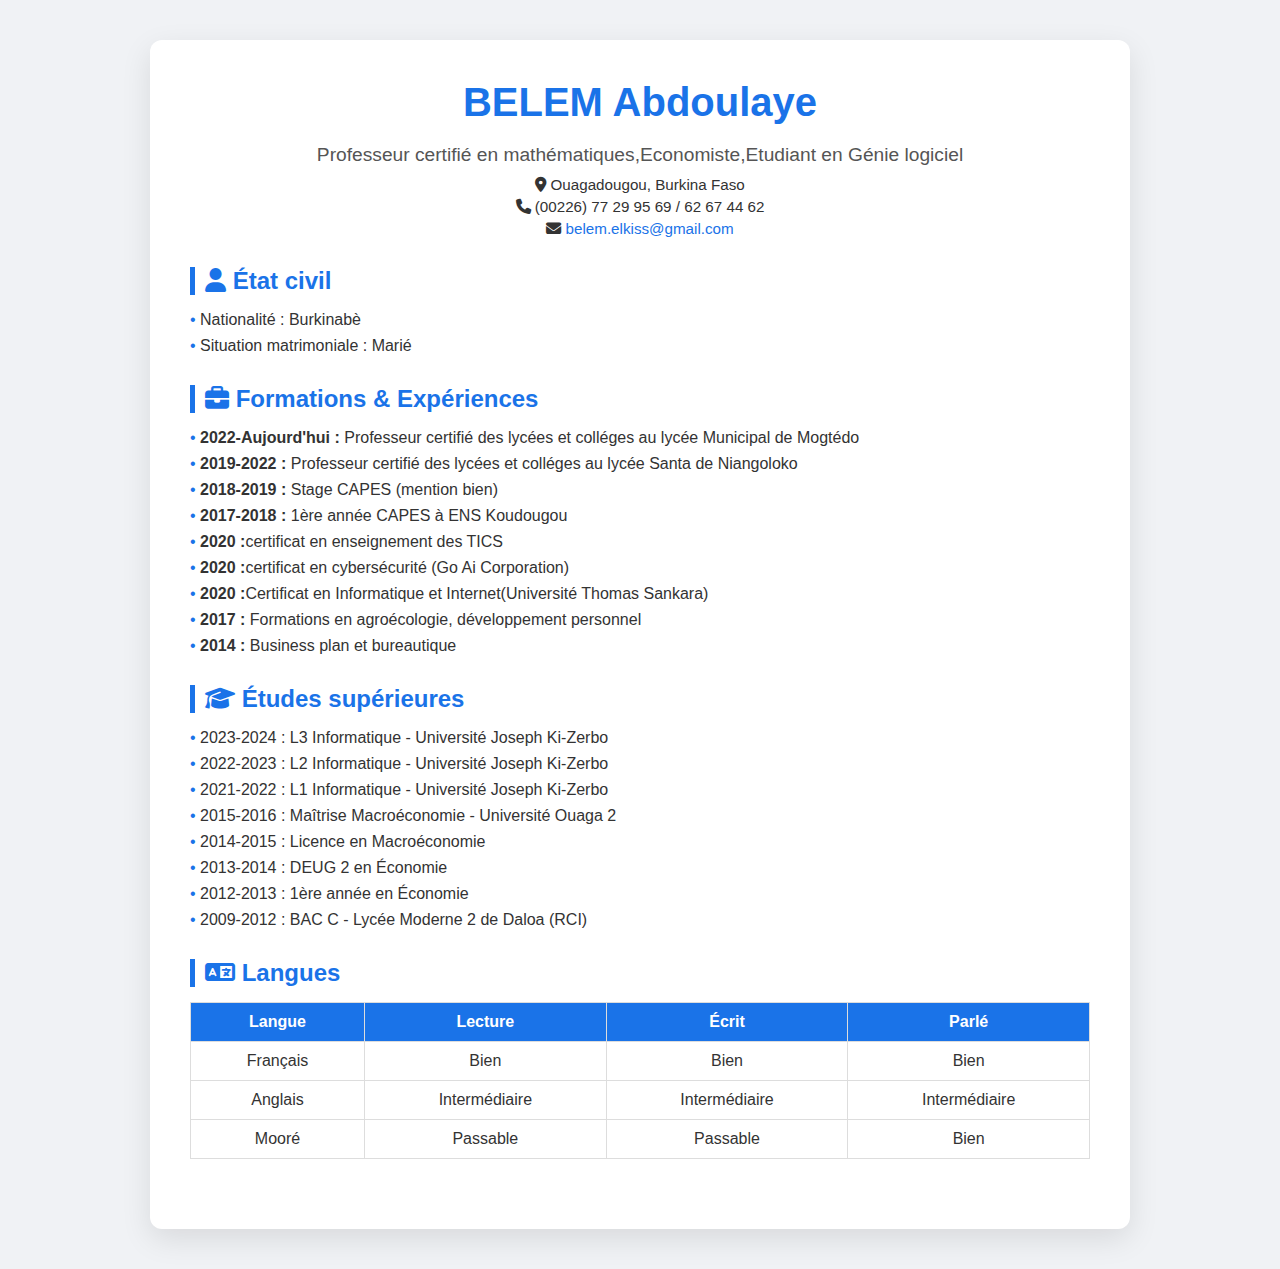
<file: cv-belem.html>
<!DOCTYPE html>
<html lang="fr">
<head>
  <meta charset="UTF-8">
  <meta name="viewport" content="width=device-width, initial-scale=1">
  <title>CV - BELEM Abdoulaye</title>
  <link rel="stylesheet" href="https://cdnjs.cloudflare.com/ajax/libs/font-awesome/6.5.0/css/all.min.css">
  <style>
    body {
      font-family: 'Segoe UI', sans-serif;
      background: #f0f2f5;
      color: #333;
      margin: 0;
      padding: 0;
    }

    .cv-container {
      max-width: 900px;
      background: white;
      margin: 40px auto;
      padding: 40px;
      box-shadow: 0 10px 30px rgba(0, 0, 0, 0.1);
      border-radius: 12px;
    }

    header {
      text-align: center;
      margin-bottom: 30px;
    }

    header h1 {
      margin: 0;
      font-size: 2.5rem;
      color: #1a73e8;
    }

    header .title {
      font-size: 1.2rem;
      color: #555;
      margin-bottom: 10px;
    }

    .contact p {
      margin: 5px 0;
      font-size: 0.95rem;
    }

    .contact a {
      color: #1a73e8;
      text-decoration: none;
    }

    section {
      margin-bottom: 30px;
    }

    section h2 {
      border-left: 5px solid #1a73e8;
      padding-left: 10px;
      margin-bottom: 15px;
      color: #1a73e8;
    }

    ul {
      list-style: none;
      padding: 0;
    }

    ul li {
      margin-bottom: 8px;
      padding-left: 10px;
      position: relative;
    }

    ul li::before {
      content: "•";
      position: absolute;
      left: 0;
      color: #1a73e8;
    }

    table {
      width: 100%;
      border-collapse: collapse;
      margin-top: 10px;
    }

    th, td {
      border: 1px solid #ddd;
      padding: 10px;
      text-align: center;
    }

    th {
      background-color: #1a73e8;
      color: white;
    }

    footer {
      text-align: right;
      font-style: italic;
      font-size: 0.95rem;
      color: #444;
      margin-top: 40px;
    }
  </style>
</head>
<body>
  <div class="cv-container">
    <header>
      <h1>BELEM Abdoulaye</h1>
      <p class="title">Professeur certifié en mathématiques,Economiste,Etudiant en Génie logiciel</p>
      <div class="contact">
        <p><i class="fas fa-map-marker-alt"></i> Ouagadougou, Burkina Faso</p>
        <p><i class="fas fa-phone"></i> (00226) 77 29 95 69 / 62 67 44 62</p>
        <p><i class="fas fa-envelope"></i> <a href="mailto:belem.elkiss@gmail.com">belem.elkiss@gmail.com</a></p>
      </div>
    </header>

    <section>
      <h2><i class="fas fa-user"></i> État civil</h2>
      <ul>
        <li>Nationalité : Burkinabè</li>
        <li>Situation matrimoniale : Marié</li>
      </ul>
    </section>

    <section>
      <h2><i class="fas fa-briefcase"></i> Formations & Expériences</h2>
      <ul>
        <li><strong>2022-Aujourd'hui :</strong>  Professeur certifié des lycées et colléges au lycée Municipal de Mogtédo</li>
        <li><strong>2019-2022 :</strong> Professeur certifié des lycées et colléges au lycée Santa de Niangoloko</li>
        <li><strong>2018-2019 :</strong> Stage CAPES (mention bien)</li>
        <li><strong>2017-2018 :</strong> 1ère année CAPES à ENS Koudougou</li>
        <li><strong>2020 :</strong>certificat en enseignement des TICS</li>
        <li><strong>2020 :</strong>certificat en cybersécurité (Go Ai Corporation)</li>
        <li><strong>2020 :</strong>Certificat en Informatique et Internet(Université Thomas Sankara) </li>
        <li><strong>2017 :</strong> Formations en agroécologie, développement personnel</li>
        <li><strong>2014 :</strong> Business plan et bureautique</li>
      </ul>
    </section>

    <section>
      <h2><i class="fas fa-graduation-cap"></i> Études supérieures</h2>
      <ul>
        <li>2023-2024 : L3 Informatique - Université Joseph Ki-Zerbo</li>
        <li>2022-2023 : L2 Informatique - Université Joseph Ki-Zerbo</li>
        <li>2021-2022 : L1 Informatique - Université Joseph Ki-Zerbo</li>
        <li>2015-2016 : Maîtrise Macroéconomie - Université Ouaga 2</li>
        <li>2014-2015 : Licence en Macroéconomie</li>
        <li>2013-2014 : DEUG 2 en Économie</li>
        <li>2012-2013 : 1ère année en Économie</li>
        <li>2009-2012 : BAC C - Lycée Moderne 2 de Daloa (RCI)</li>
      </ul>
    </section>

    <section>
      <h2><i class="fas fa-language"></i> Langues</h2>
      <table>
        <tr><th>Langue</th><th>Lecture</th><th>Écrit</th><th>Parlé</th></tr>
        <tr><td>Français</td><td>Bien</td><td>Bien</td><td>Bien</td></tr>
        <tr><td>Anglais</td><td>Intermédiaire</td><td>Intermédiaire</td><td>Intermédiaire</td></tr>
        <tr><td>Mooré</td><td>Passable</td><td>Passable</td><td>Bien</td></tr>
      </table>
    </section>
  </div>
</body>
</html>
</file>
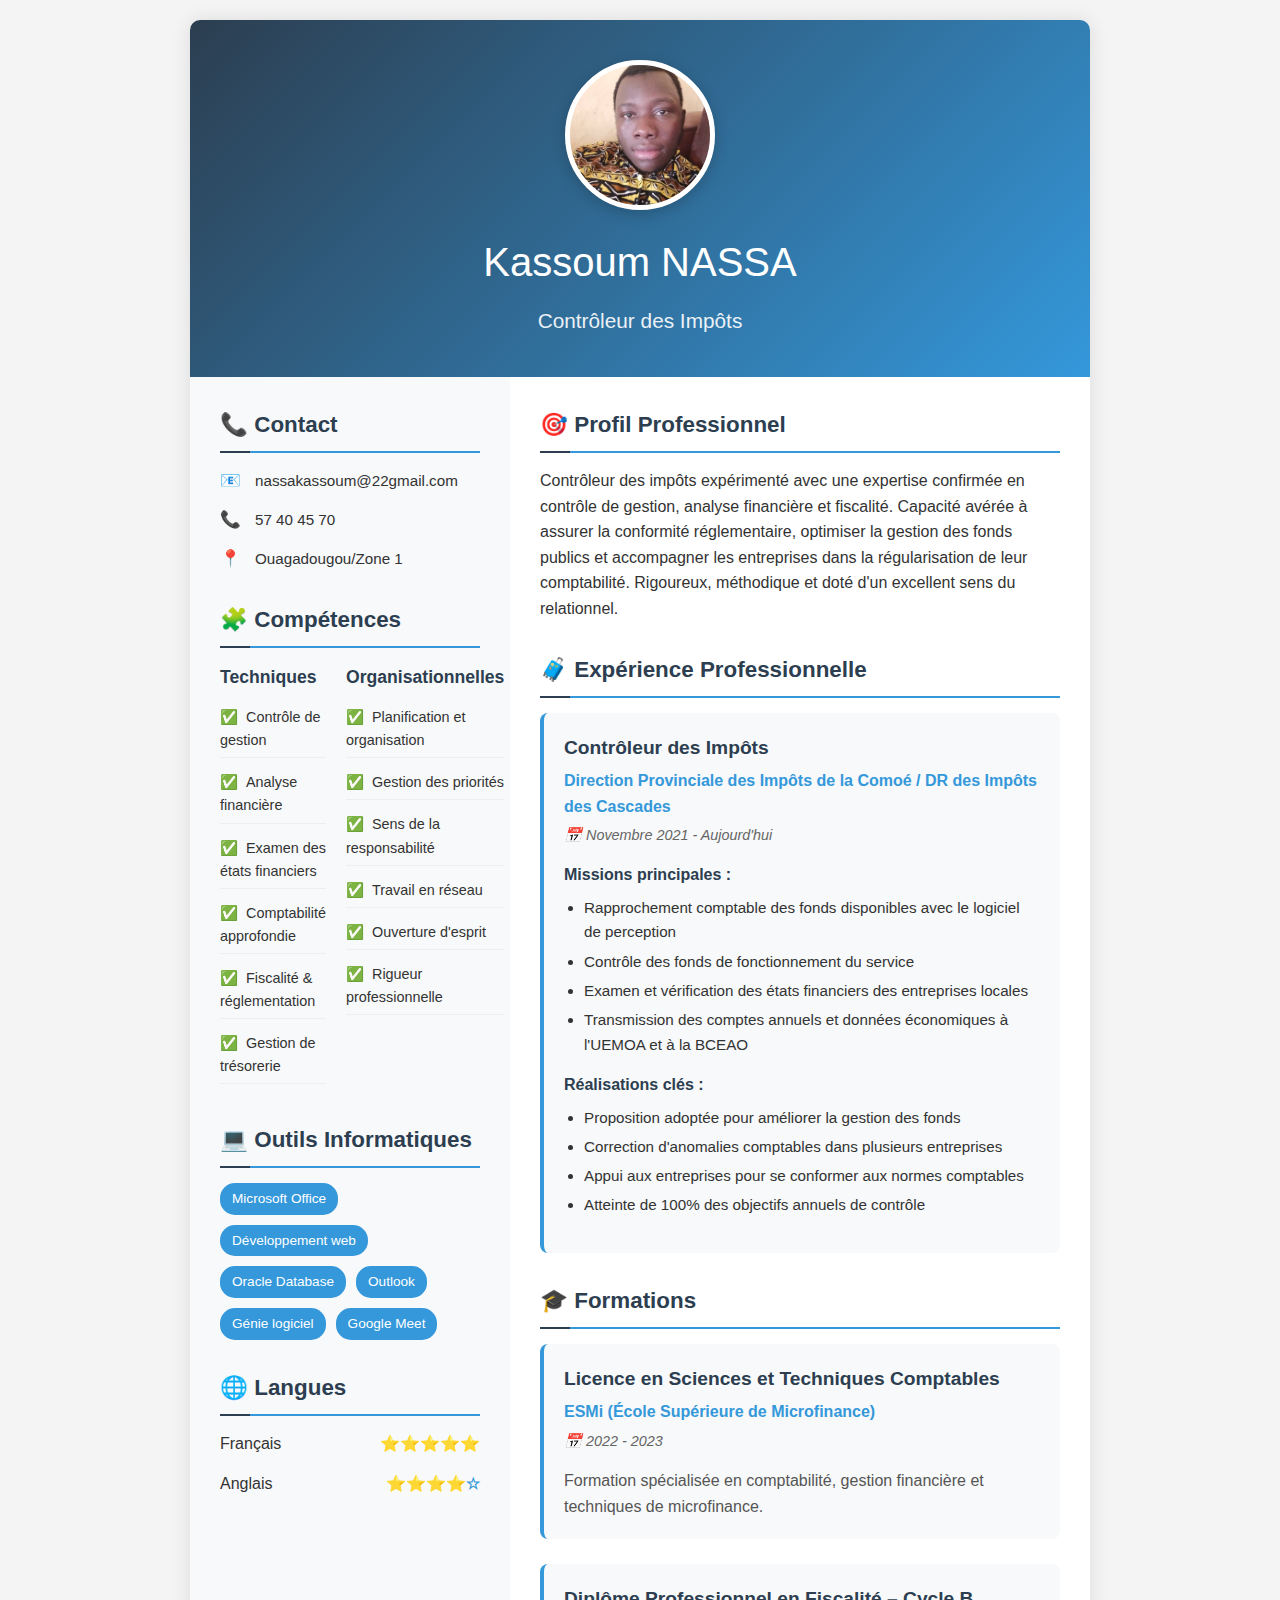
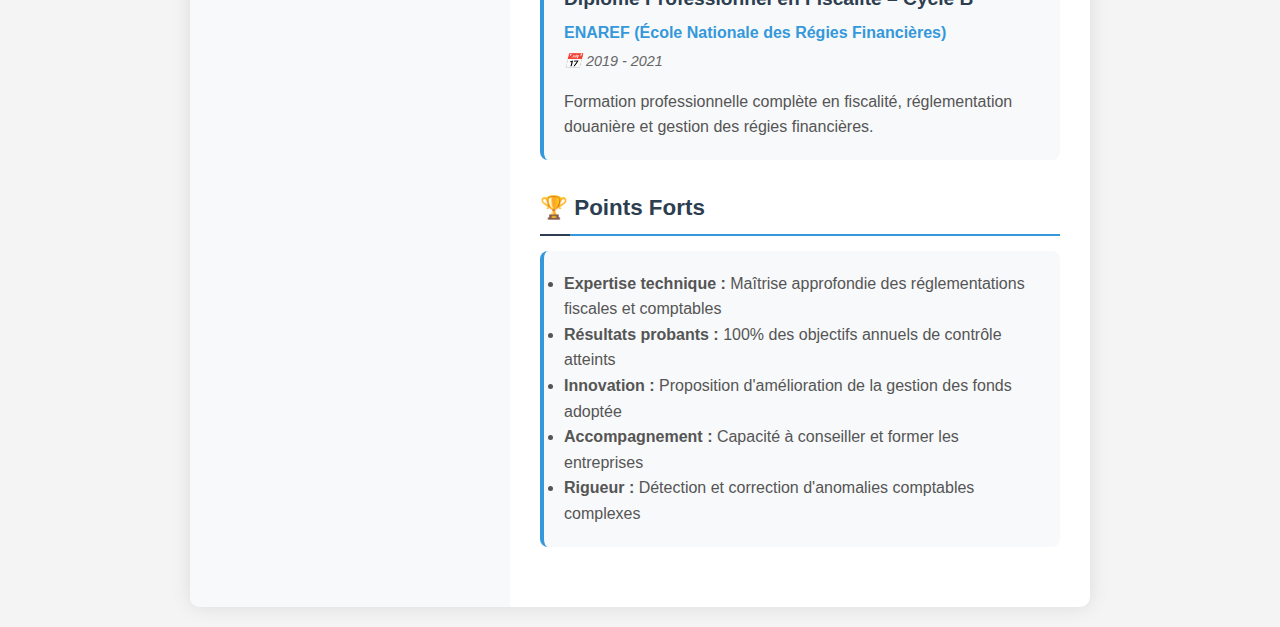
<file: cv-nassa.html>
<!DOCTYPE html>
<html lang="fr">
<head>
    <meta charset="UTF-8">
    <meta name="viewport" content="width=device-width, initial-scale=1.0">
    <title>CV - Kassoum NASSA</title>
    <style>
        * {
            margin: 0;
            padding: 0;
            box-sizing: border-box;
        }

        body {
            font-family: 'Arial', sans-serif;
            line-height: 1.6;
            color: #333;
            background-color: #f4f4f4;
        }

        .container {
            max-width: 900px;
            margin: 20px auto;
            background: white;
            box-shadow: 0 0 20px rgba(0,0,0,0.1);
            border-radius: 10px;
            overflow: hidden;
        }

        .header {
            background: linear-gradient(135deg, #2c3e50 0%, #3498db 100%);
            color: white;
            padding: 40px;
            text-align: center;
            position: relative;
        }

        .profile-photo {
            width: 150px;
            height: 150px;
            border-radius: 50%;
            border: 5px solid white;
            margin: 0 auto 20px;
            background: url("photonassa.jpg") center/cover;
            box-shadow: 0 4px 15px rgba(0,0,0,0.2);
        }

        .header h1 {
            font-size: 2.5em;
            margin-bottom: 10px;
            font-weight: 300;
        }

        .header h2 {
            font-size: 1.3em;
            opacity: 0.9;
            font-weight: 300;
        }

        .main-content {
            display: flex;
            flex-wrap: wrap;
        }

        .left-column {
            flex: 1;
            min-width: 300px;
            background: #f8f9fa;
            padding: 30px;
        }

        .right-column {
            flex: 2;
            min-width: 400px;
            padding: 30px;
        }

        .section {
            margin-bottom: 30px;
        }

        .section h3 {
            color: #2c3e50;
            font-size: 1.4em;
            margin-bottom: 15px;
            padding-bottom: 8px;
            border-bottom: 2px solid #3498db;
            position: relative;
        }

        .section h3::after {
            content: '';
            position: absolute;
            bottom: -2px;
            left: 0;
            width: 30px;
            height: 2px;
            background: #2c3e50;
        }

        .contact-info {
            list-style: none;
        }

        .contact-info li {
            margin-bottom: 12px;
            display: flex;
            align-items: center;
            font-size: 0.95em;
        }

        .contact-info .icon {
            width: 25px;
            margin-right: 10px;
            color: #3498db;
            font-size: 1.1em;
        }

        .skills-grid {
            display: grid;
            grid-template-columns: 1fr 1fr;
            gap: 20px;
            margin-bottom: 20px;
        }

        .skills-category h4 {
            color: #2c3e50;
            margin-bottom: 10px;
            font-size: 1.1em;
        }

        .skills-list {
            list-style: none;
        }

        .skills-list li {
            margin-bottom: 8px;
            padding: 5px 0;
            border-bottom: 1px solid #eee;
            font-size: 0.9em;
        }

        .skills-list li:before {
            content: "✅";
            margin-right: 8px;
        }

        .languages {
            list-style: none;
        }

        .languages li {
            margin-bottom: 15px;
            display: flex;
            justify-content: space-between;
            align-items: center;
        }

        .language-level {
            color: #3498db;
            font-weight: bold;
        }

        .experience-item, .education-item {
            margin-bottom: 25px;
            padding: 20px;
            background: #f8f9fa;
            border-radius: 8px;
            border-left: 4px solid #3498db;
        }

        .experience-item h4, .education-item h4 {
            color: #2c3e50;
            font-size: 1.2em;
            margin-bottom: 5px;
        }

        .company, .school {
            color: #3498db;
            font-weight: bold;
            margin-bottom: 5px;
        }

        .date {
            color: #666;
            font-size: 0.9em;
            margin-bottom: 15px;
            font-style: italic;
        }

        .description {
            color: #555;
            line-height: 1.6;
        }

        .missions, .realisations {
            margin-bottom: 15px;
        }

        .missions h5, .realisations h5 {
            color: #2c3e50;
            margin-bottom: 8px;
            font-size: 1em;
        }

        .missions ul, .realisations ul {
            margin-left: 20px;
        }

        .missions li, .realisations li {
            margin-bottom: 5px;
            font-size: 0.95em;
        }

        .tools {
            display: flex;
            flex-wrap: wrap;
            gap: 10px;
            margin-top: 10px;
        }

        .tool-tag {
            background: #3498db;
            color: white;
            padding: 5px 12px;
            border-radius: 15px;
            font-size: 0.85em;
        }

        @media (max-width: 768px) {
            .container {
                margin: 10px;
            }
            
            .main-content {
                flex-direction: column;
            }
            
            .header {
                padding: 20px;
            }
            
            .header h1 {
                font-size: 2em;
            }
            
            .profile-photo {
                width: 120px;
                height: 120px;
            }

            .skills-grid {
                grid-template-columns: 1fr;
            }
        }
    </style>
</head>
<body>
    <div class="container">
        <header class="header">
            <div class="profile-photo"></div>
            <h1>Kassoum NASSA</h1>
            <h2>Contrôleur des Impôts</h2>
        </header>

        <div class="main-content">
            <aside class="left-column">
                <section class="section">
                    <h3>📞 Contact</h3>
                    <ul class="contact-info">
                        <li><span class="icon">📧</span> nassakassoum@22gmail.com </li>
                        <li><span class="icon">📞</span>57 40 45 70</li>
                        <li><span class="icon">📍</span> Ouagadougou/Zone 1 </li>
                    </ul>
                </section>

                <section class="section">
                    <h3>🧩 Compétences</h3>
                    <div class="skills-grid">
                        <div class="skills-category">
                            <h4>Techniques</h4>
                            <ul class="skills-list">
                                <li>Contrôle de gestion</li>
                                <li>Analyse financière</li>
                                <li>Examen des états financiers</li>
                                <li>Comptabilité approfondie</li>
                                <li>Fiscalité & réglementation</li>
                                <li>Gestion de trésorerie</li>
                            </ul>
                        </div>
                        <div class="skills-category">
                            <h4>Organisationnelles</h4>
                            <ul class="skills-list">
                                <li>Planification et organisation</li>
                                <li>Gestion des priorités</li>
                                <li>Sens de la responsabilité</li>
                                <li>Travail en réseau</li>
                                <li>Ouverture d'esprit</li>
                                <li>Rigueur professionnelle</li>
                            </ul>
                        </div>
                    </div>
                </section>

                <section class="section">
                    <h3>💻 Outils Informatiques</h3>
                    <div class="tools">
                        <span class="tool-tag">Microsoft Office</span>
                        <span class="tool-tag">Développement web</span>
                        <span class="tool-tag">Oracle Database</span>
                        <span class="tool-tag">Outlook</span>
                        <span class="tool-tag">Génie logiciel</span>
                        <span class="tool-tag">Google Meet</span>
                    </div>
                </section>
                
                <section class="section">
                    <h3>🌐 Langues</h3>
                    <ul class="languages">
                        <li>
                             Français
                            <span class="language-level">⭐⭐⭐⭐⭐</span>
                        </li>
                        <li>
                             Anglais
                            <span class="language-level">⭐⭐⭐⭐☆</span>
                        </li>
                    </ul>
                </section>
            </aside>

            <main class="right-column">
                <section class="section">
                    <h3>🎯 Profil Professionnel</h3>
                    <p>Contrôleur des impôts expérimenté avec une expertise confirmée en contrôle de gestion, analyse financière et fiscalité. Capacité avérée à assurer la conformité réglementaire, optimiser la gestion des fonds publics et accompagner les entreprises dans la régularisation de leur comptabilité. Rigoureux, méthodique et doté d'un excellent sens du relationnel.</p>
                </section>

                <section class="section">
                    <h3>🧳 Expérience Professionnelle</h3>
                    
                    <div class="experience-item">
                        <h4>Contrôleur des Impôts</h4>
                        <div class="company">Direction Provinciale des Impôts de la Comoé / DR des Impôts des Cascades</div>
                        <div class="date">📅 Novembre 2021 - Aujourd'hui</div>
                        
                        <div class="missions">
                            <h5>Missions principales :</h5>
                            <ul>
                                <li>Rapprochement comptable des fonds disponibles avec le logiciel de perception</li>
                                <li>Contrôle des fonds de fonctionnement du service</li>
                                <li>Examen et vérification des états financiers des entreprises locales</li>
                                <li>Transmission des comptes annuels et données économiques à l'UEMOA et à la BCEAO</li>
                            </ul>
                        </div>

                        <div class="realisations">
                            <h5>Réalisations clés :</h5>
                            <ul>
                                <li>Proposition adoptée pour améliorer la gestion des fonds</li>
                                <li>Correction d'anomalies comptables dans plusieurs entreprises</li>
                                <li>Appui aux entreprises pour se conformer aux normes comptables</li>
                                <li>Atteinte de 100% des objectifs annuels de contrôle</li>
                            </ul>
                        </div>
                    </div>
                </section>

                <section class="section">
                    <h3>🎓 Formations</h3>
                    
                    <div class="education-item">
                        <h4>Licence en Sciences et Techniques Comptables</h4>
                        <div class="school">ESMi (École Supérieure de Microfinance)</div>
                        <div class="date">📅 2022 - 2023</div>
                        <div class="description">
                            Formation spécialisée en comptabilité, gestion financière et techniques de microfinance.
                        </div>
                    </div>

                    <div class="education-item">
                        <h4>Diplôme Professionnel en Fiscalité – Cycle B</h4>
                        <div class="school">ENAREF (École Nationale des Régies Financières)</div>
                        <div class="date">📅 2019 - 2021</div>
                        <div class="description">
                            Formation professionnelle complète en fiscalité, réglementation douanière et gestion des régies financières.
                        </div>
                    </div>
                </section>

                <section class="section">
                    <h3>🏆 Points Forts</h3>
                    <div class="experience-item">
                        <div class="description">
                            <ul>
                                <li><strong>Expertise technique :</strong> Maîtrise approfondie des réglementations fiscales et comptables</li>
                                <li><strong>Résultats probants :</strong> 100% des objectifs annuels de contrôle atteints</li>
                                <li><strong>Innovation :</strong> Proposition d'amélioration de la gestion des fonds adoptée</li>
                                <li><strong>Accompagnement :</strong> Capacité à conseiller et former les entreprises</li>
                                <li><strong>Rigueur :</strong> Détection et correction d'anomalies comptables complexes</li>
                            </ul>
                        </div>
                    </div>
                </section>
            </main>
        </div>
    </div>
</body>
</html>
</file>
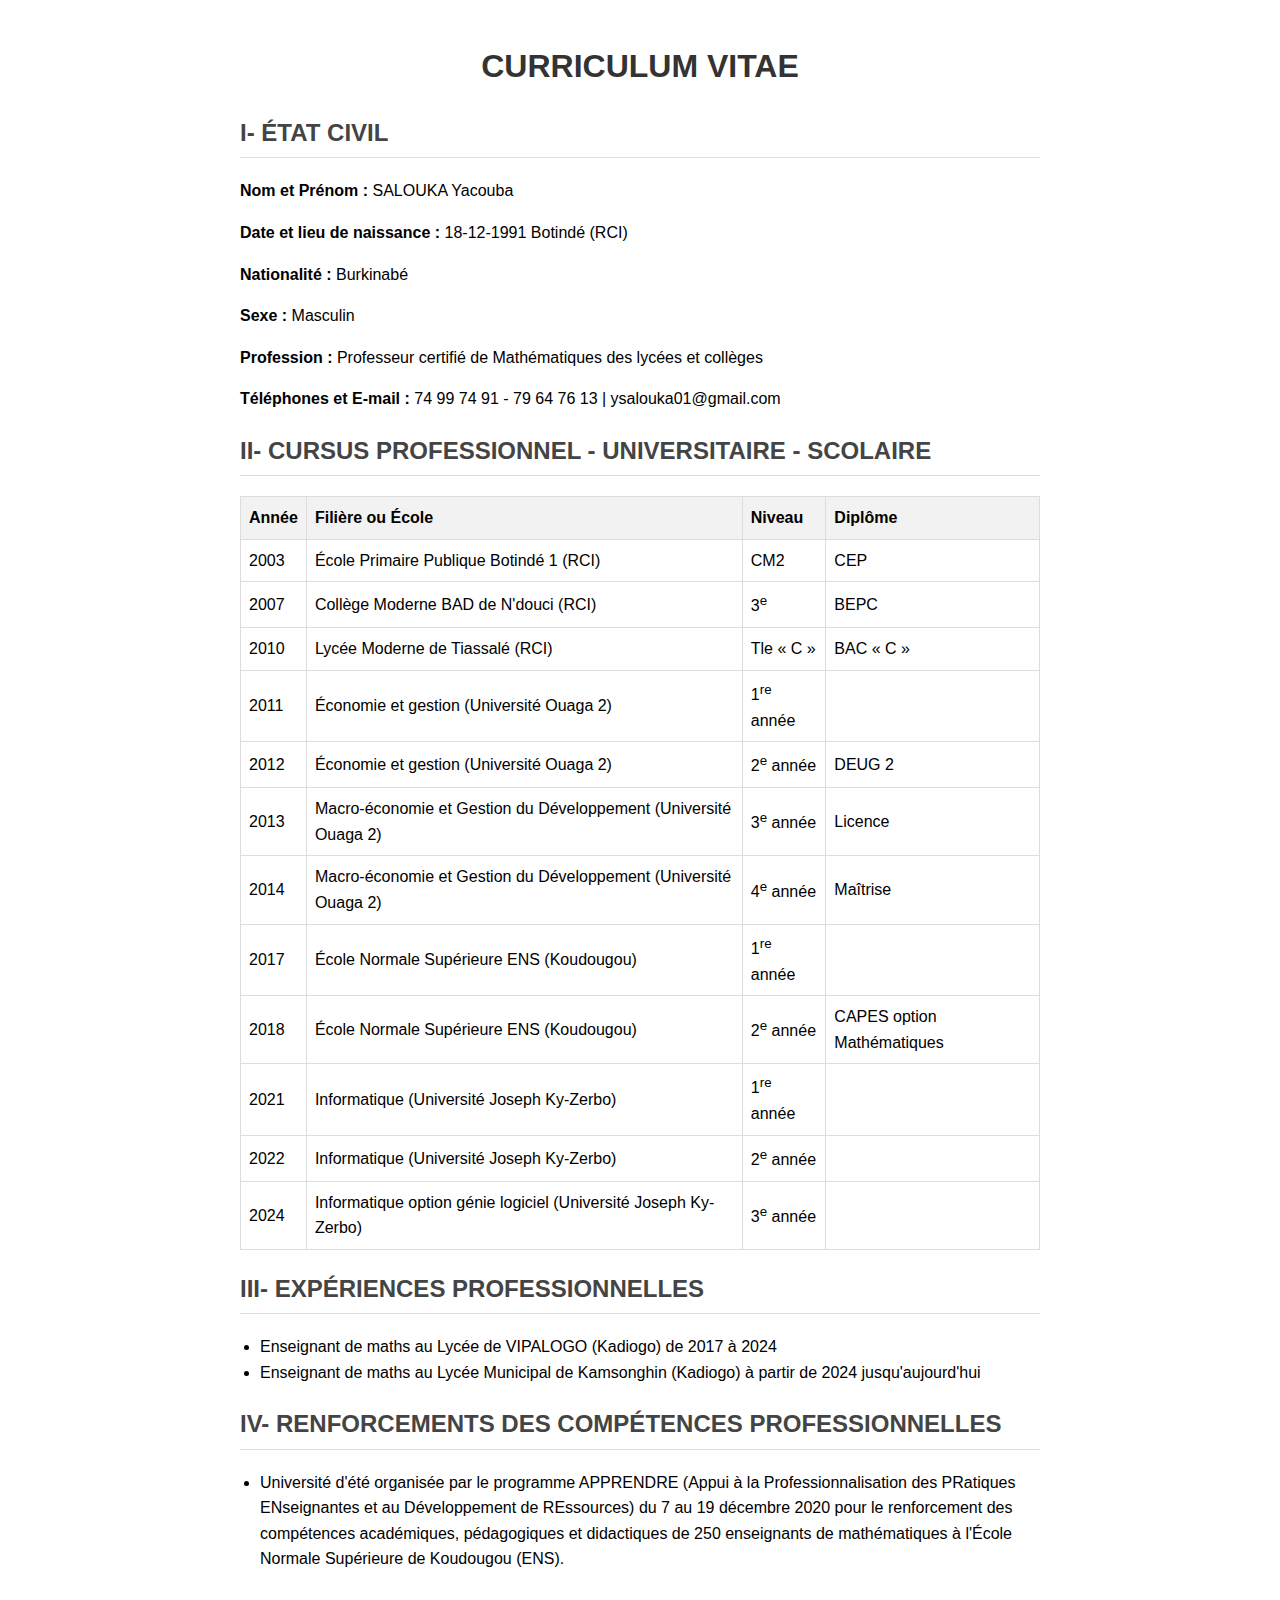
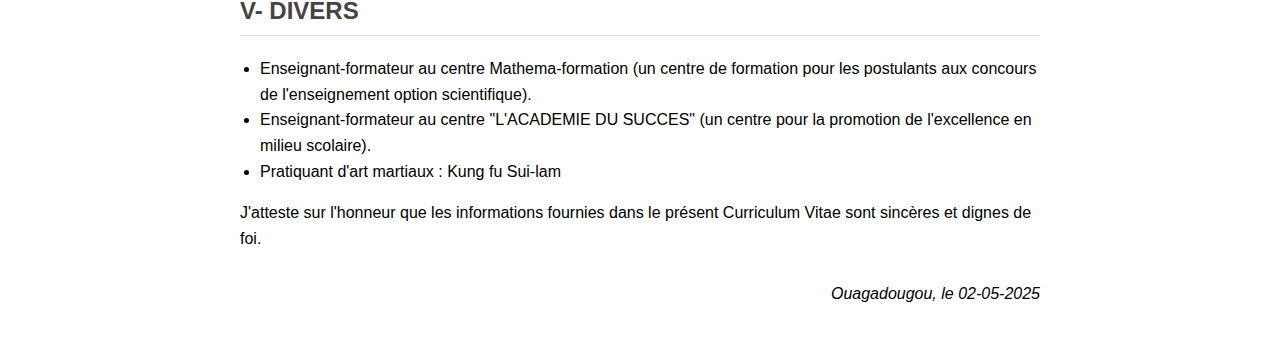
<file: cv-salouka.html>
<!DOCTYPE html>
<html lang="fr">
<head>
    <meta charset="UTF-8">
    <meta name="viewport" content="width=device-width, initial-scale=1.0">
    <title>Curriculum Vitae - SALOUKA Yacouba</title>
    <style>
        body {
            font-family: Arial, sans-serif;
            line-height: 1.6;
            margin: 0;
            padding: 20px;
            max-width: 800px;
            margin: auto;
        }
        h1 {
            text-align: center;
            color: #333;
        }
        h2 {
            color: #444;
            border-bottom: 1px solid #ddd;
            padding-bottom: 5px;
        }
        table {
            width: 100%;
            border-collapse: collapse;
            margin: 15px 0;
        }
        th, td {
            border: 1px solid #ddd;
            padding: 8px;
            text-align: left;
        }
        th {
            background-color: #f2f2f2;
        }
        ul {
            padding-left: 20px;
        }
        .signature {
            text-align: right;
            font-style: italic;
            margin-top: 30px;
        }
    </style>
</head>
<body>
    <h1>CURRICULUM VITAE</h1>

    <h2>I- ÉTAT CIVIL</h2>
    <p><strong>Nom et Prénom :</strong> SALOUKA Yacouba</p>
    <p><strong>Date et lieu de naissance :</strong> 18-12-1991 Botindé (RCI)</p>
    <p><strong>Nationalité :</strong> Burkinabé</p>
    <p><strong>Sexe :</strong> Masculin</p>
    <p><strong>Profession :</strong> Professeur certifié de Mathématiques des lycées et collèges</p>
    <p><strong>Téléphones et E-mail :</strong> 74 99 74 91 - 79 64 76 13 | ysalouka01@gmail.com</p>

    <h2>II- CURSUS PROFESSIONNEL - UNIVERSITAIRE - SCOLAIRE</h2>
    <table>
        <tr>
            <th>Année</th>
            <th>Filière ou École</th>
            <th>Niveau</th>
            <th>Diplôme</th>
        </tr>
        <tr>
            <td>2003</td>
            <td>École Primaire Publique Botindé 1 (RCI)</td>
            <td>CM2</td>
            <td>CEP</td>
        </tr>
        <tr>
            <td>2007</td>
            <td>Collège Moderne BAD de N'douci (RCI)</td>
            <td>3<sup>e</sup></td>
            <td>BEPC</td>
        </tr>
        <tr>
            <td>2010</td>
            <td>Lycée Moderne de Tiassalé (RCI)</td>
            <td>Tle « C »</td>
            <td>BAC « C »</td>
        </tr>
        <tr>
            <td>2011</td>
            <td>Économie et gestion (Université Ouaga 2)</td>
            <td>1<sup>re</sup> année</td>
            <td></td>
        </tr>
        <tr>
            <td>2012</td>
            <td>Économie et gestion (Université Ouaga 2)</td>
            <td>2<sup>e</sup> année</td>
            <td>DEUG 2</td>
        </tr>
        <tr>
            <td>2013</td>
            <td>Macro-économie et Gestion du Développement (Université Ouaga 2)</td>
            <td>3<sup>e</sup> année</td>
            <td>Licence</td>
        </tr>
        <tr>
            <td>2014</td>
            <td>Macro-économie et Gestion du Développement (Université Ouaga 2)</td>
            <td>4<sup>e</sup> année</td>
            <td>Maîtrise</td>
        </tr>
        <tr>
            <td>2017</td>
            <td>École Normale Supérieure ENS (Koudougou)</td>
            <td>1<sup>re</sup> année</td>
            <td></td>
        </tr>
        <tr>
            <td>2018</td>
            <td>École Normale Supérieure ENS (Koudougou)</td>
            <td>2<sup>e</sup> année</td>
            <td>CAPES option Mathématiques</td>
        </tr>
        <tr>
            <td>2021</td>
            <td>Informatique (Université Joseph Ky-Zerbo)</td>
            <td>1<sup>re</sup> année</td>
            <td></td>
        </tr>
        <tr>
            <td>2022</td>
            <td>Informatique (Université Joseph Ky-Zerbo)</td>
            <td>2<sup>e</sup> année</td>
            <td></td>
        </tr>
        <tr>
            <td>2024</td>
            <td>Informatique option génie logiciel (Université Joseph Ky-Zerbo)</td>
            <td>3<sup>e</sup> année</td>
            <td></td>
        </tr>
    </table>

    <h2>III- EXPÉRIENCES PROFESSIONNELLES</h2>
    <ul>
        <li>Enseignant de maths au Lycée de VIPALOGO (Kadiogo) de 2017 à 2024</li>
        <li>Enseignant de maths au Lycée Municipal de Kamsonghin (Kadiogo) à partir de 2024 jusqu'aujourd'hui</li>
    </ul>

    <h2>IV- RENFORCEMENTS DES COMPÉTENCES PROFESSIONNELLES</h2>
    <ul>
        <li>Université d'été organisée par le programme APPRENDRE (Appui à la Professionnalisation des PRatiques ENseignantes et au Développement de REssources) du 7 au 19 décembre 2020 pour le renforcement des compétences académiques, pédagogiques et didactiques de 250 enseignants de mathématiques à l'École Normale Supérieure de Koudougou (ENS).</li>
    </ul>

    <h2>V- DIVERS</h2>
    <ul>
        <li>Enseignant-formateur au centre Mathema-formation (un centre de formation pour les postulants aux concours de l'enseignement option scientifique).</li>
        <li>Enseignant-formateur au centre "L'ACADEMIE DU SUCCES" (un centre pour la promotion de l'excellence en milieu scolaire).</li>
        <li>Pratiquant d'art martiaux : Kung fu Sui-lam</li>
    </ul>

    <p>J'atteste sur l'honneur que les informations fournies dans le présent Curriculum Vitae sont sincères et dignes de foi.</p>

    <div class="signature">
        <p>Ouagadougou, le 02-05-2025</p>
    </div>
</body>
</html>
</file>
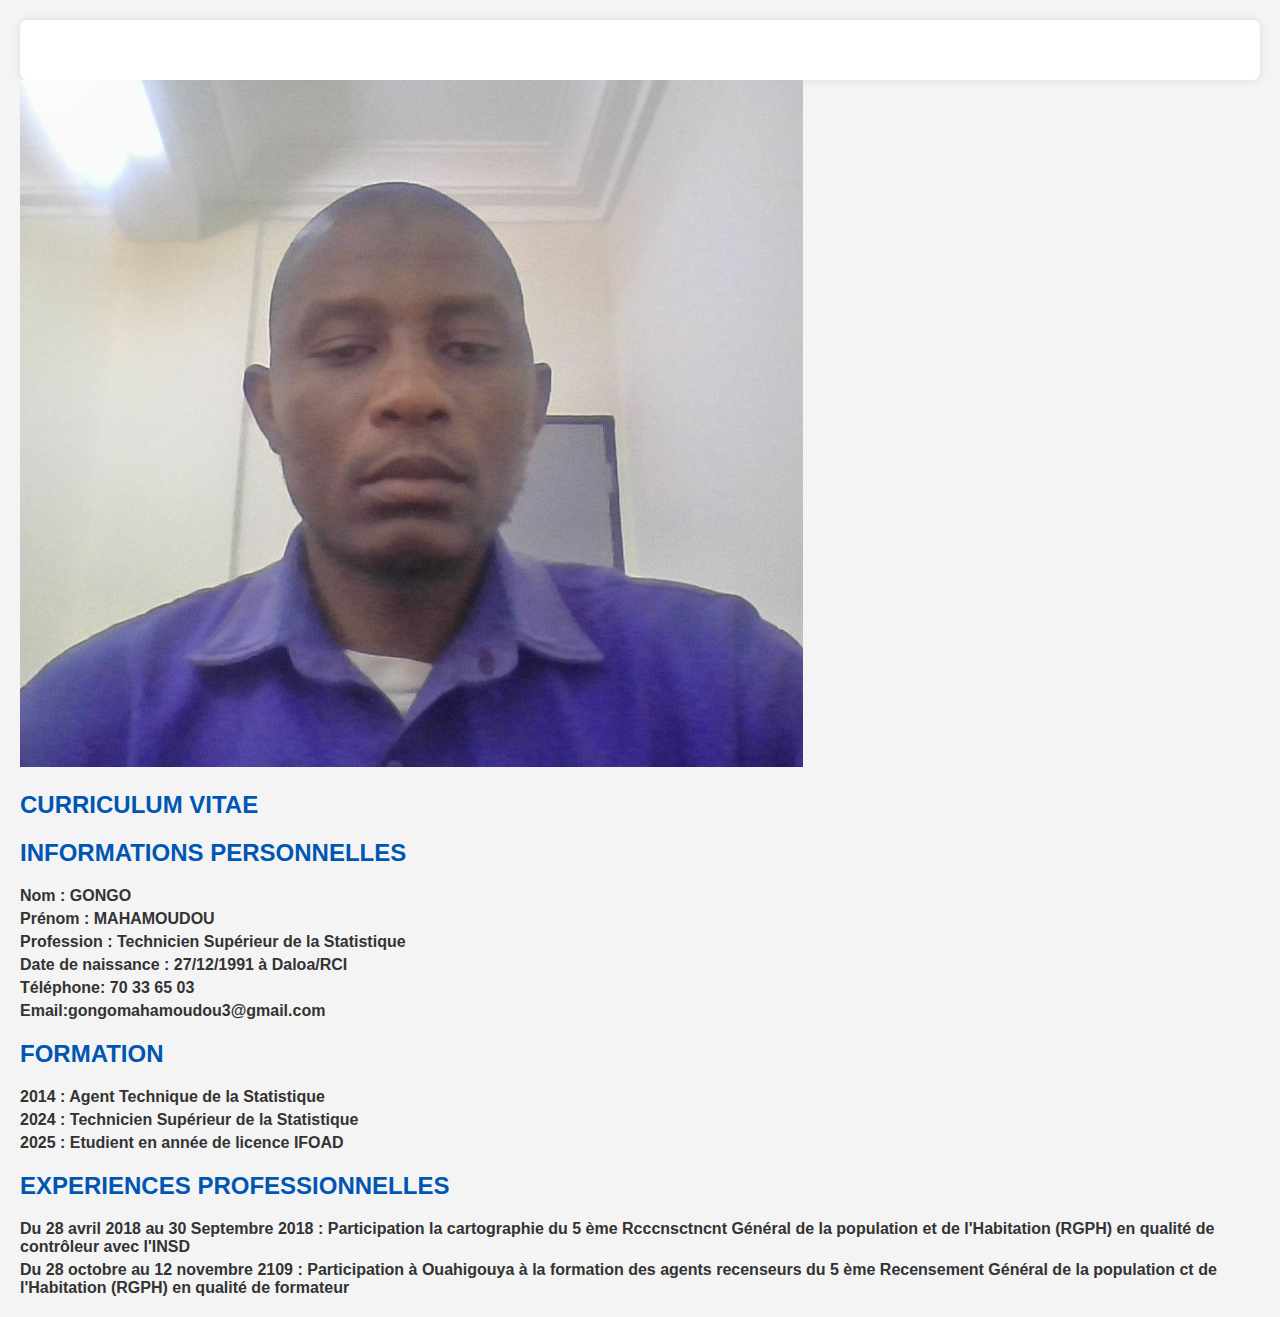
<file: CV_GONGO_MAHAMOUDOU.html>
<!DOCTYPE html>
<html>
	<head>
		<meta charset="utf-8">
		<meta name="viewport" content="width=device-width, initial-scale=1.0">
		<title></title>
		<title>Formulaire de CV</title>
		<style>
			body {
				font-family: Arial, sans-serif;
				margin: 20px;
				background-color: #f4f4f4;
				color: #333;
			}
			.container {
				background-color: #fff;
				padding: 30px;
				border-radius: 8px;
				box-shadow: 0 0 10px rgba(0, 0, 0, 0.1);
			}
			h2 {
				color: #0056b3;
				margin-bottom: 20px;
			}
			.form-group {
				margin-bottom: 15px;
			}
			label {
				display: block;
				margin-bottom: 5px;
				font-weight: bold;
			}
			input[type="text"],
			input[type="email"],
			input[type="tel"],
			textarea {
				width: calc(100% - 12px);
				padding: 8px;
				border: 1px solid #ccc;
				border-radius: 4px;
				box-sizing: border-box;
			}
			textarea {
				resize: vertical;
				min-height: 80px;
			}
			button {
				background-color: #0056b3;
				color: white;
				padding: 10px 15px;
				border: none;
				border-radius: 4px;
				cursor: pointer;
				font-size: 16px;
			}
			button:hover {
				background-color: #004494;
			}
		</style>
	</head>
	<body>
	<div class="container">
	</div>
	<div class="photo-section">
	<img src ="ptoto-section.jpg" alt="photo-section">
	</div>
<div class="form-group">
<h2>CURRICULUM VITAE</h2>
</div>
<div class="form-group">
<h2> INFORMATIONS PERSONNELLES </h2>
<label for="nom">Nom : GONGO </label>
<label for="Prénom">Prénom : MAHAMOUDOU </label>
<label for="Profession">Profession : Technicien Supérieur de la Statistique </label>
<label for="date de naissance">Date de naissance : 27/12/1991 à Daloa/RCI </label>
<label for="telephone">Téléphone: 70 33 65 03 </label>
<label for="email">Email:gongomahamoudou3@gmail.com </label>

</div>
<div class="form-group">
<h2>FORMATION </h2>
	<label for=""> 2014 : Agent Technique de la Statistique</label>
	<label for=""> 2024 : Technicien Supérieur de la Statistique</label>
	<label for=""> 2025 : Etudient en année de licence IFOAD</label>
</div>
<div class="form-group">
<h2>EXPERIENCES PROFESSIONNELLES</h2>
<label for=""> Du 28 avril 2018 au 30 Septembre 2018 : Participation la cartographie du 5 ème Rcccnsctncnt Général de la population et de l'Habitation (RGPH) en qualité de contrôleur avec l'INSD</label>
<label for=""> Du 28 octobre au 12 novembre 2109 : Participation à Ouahigouya à la formation des agents  recenseurs du 5 ème Recensement Général de la population ct de l'Habitation (RGPH) en qualité de formateur </label>
</div>
</body>
</html>
</file>
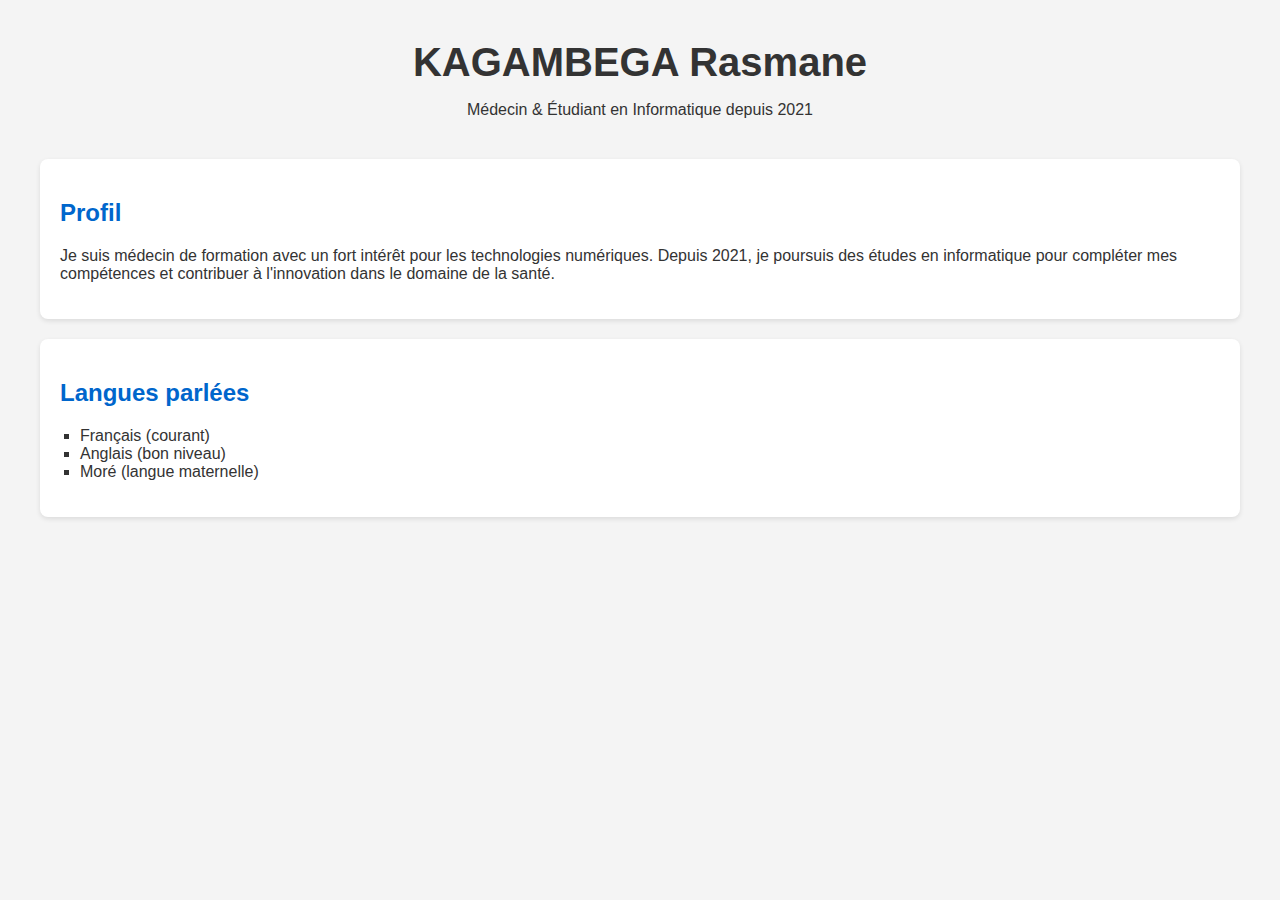
<file: cv_kag.html>
<!DOCTYPE html>
<html lang="fr">
<head>
    <meta charset="UTF-8">
    <title>CV de KAGAMBEGA Rasmane</title>
    <style>
        body {
            font-family: Arial, sans-serif;
            margin: 40px;
            background-color: #f4f4f4;
            color: #333;
        }
        header {
            text-align: center;
            margin-bottom: 40px;
        }
        h1 {
            margin: 0;
            font-size: 2.5em;
        }
        h2 {
            color: #0066cc;
        }
        section {
            background-color: white;
            padding: 20px;
            margin-bottom: 20px;
            border-radius: 8px;
            box-shadow: 0 2px 5px rgba(0,0,0,0.1);
        }
        ul {
            list-style-type: square;
            padding-left: 20px;
        }
    </style>
</head>
<body>

<header>
    <h1>KAGAMBEGA Rasmane</h1>
    <p>Médecin & Étudiant en Informatique depuis 2021</p>
</header>

<section>
    <h2>Profil</h2>
    <p>Je suis médecin de formation avec un fort intérêt pour les technologies numériques. Depuis 2021, je poursuis des études en informatique pour compléter mes compétences et contribuer à l'innovation dans le domaine de la santé.</p>
</section>

<section>
    <h2>Langues parlées</h2>
    <ul>
        <li>Français (courant)</li>
        <li>Anglais (bon niveau)</li>
        <li>Moré (langue maternelle)</li>
    </ul>
</section>

<!-- Tu pourras ajouter ces sections plus tard :
<section>
    <h2>Expérience professionnelle</h2>
    <p>À compléter...</p>
</section>

<section>
    <h2>Formation</h2>
    <p>À compléter...</p>
</section>

<section>
    <h2>Compétences techniques</h2>
    <p>À compléter...</p>
</section>

<section>
    <h2>Contact</h2>
    <p>Email : ton.email@example.com</p>
    <p>Téléphone : +226 ...</p>
</section>
-->

</body>
</html>
</file>
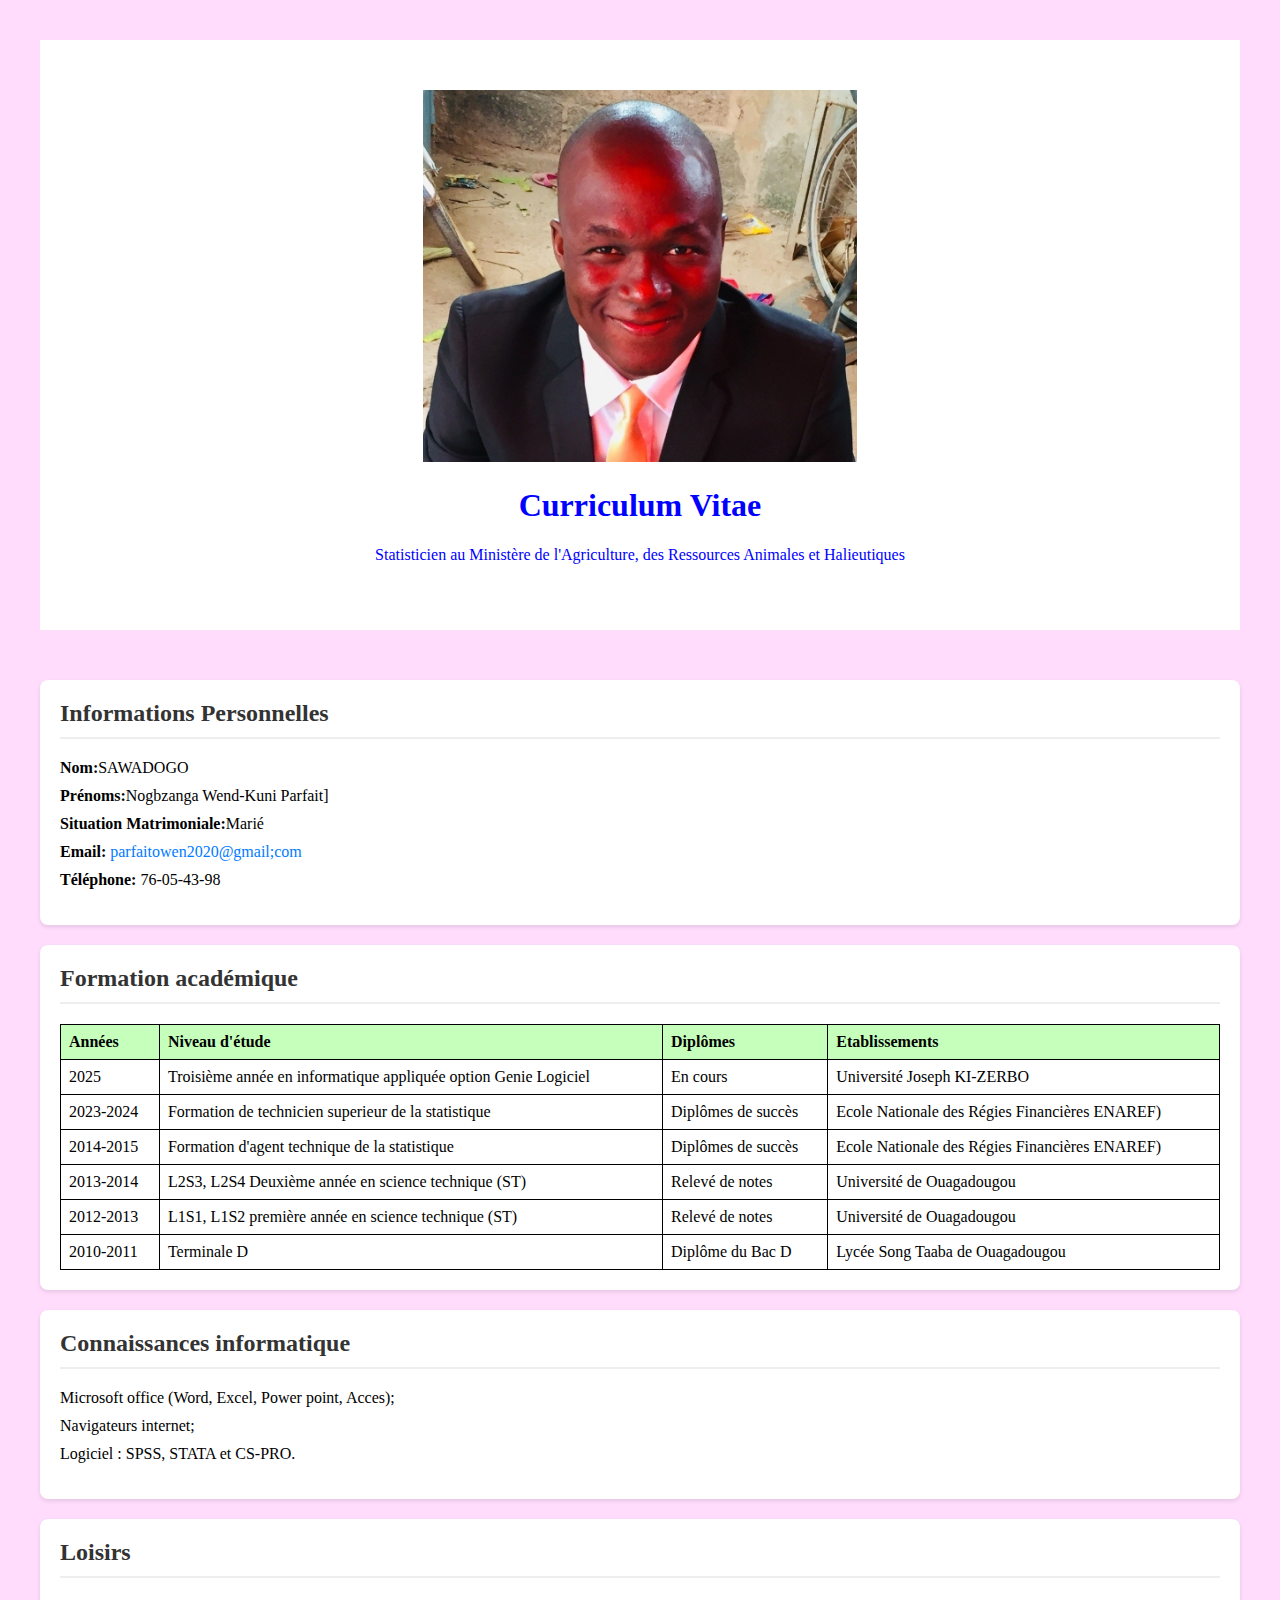
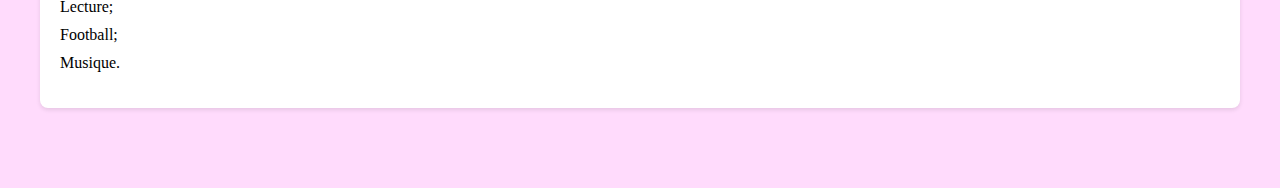
<file: cv_parfait.html>
<!DOCTYPE html>
<html lang="fr">
	<head>
		<meta charset="UTF-8">
		<meta name="viewport" content="width=device-width, initial-scale=1.0">
		<title>Curriculum Vitae </title>
		<style>
			body {
				font-family: "Times New Roman", sans-serif;
				margin: 40px;
				background-color: #ffdbfc;
				color: #000000;
			}

			header {
				background-color: #ffffff;
				color: #0000ff;
				padding: 50px;
				text-align: center;
				margin-bottom: 50px;
				}
				.header img {
					border-radius: 50%;
					width: 150px;
					height: auto;
					object-fit: cover;
					margin-right: 20px;
					border-radius: 5px;
				}
			}

			header h1 {
				margin-top: 0;
			}

			section {
				background-color: #fff;
				padding: 20px;
				margin-bottom: 20px;
				border-radius: 8px;
				box-shadow: 0 2px 4px rgba(0, 0, 0, 0.1);
			}

			h2 {
				color: #333;
				border-bottom: 2px solid #eee;
				padding-bottom: 10px;
				margin-top: 0;
			}

			ul {
				list-style: none;
				padding: 0;
			}

			li {
				margin-bottom: 10px;
			}

			li strong {
				font-weight: bold;
			}

			a {
				color: #007bff;
				text-decoration: none;
			}

			a:hover {
				text-decoration: underline;
			}

			footer {
				text-align: center;
				padding-top: 20px;
				color: #777;
			}
			table {
				width: 100%; /* Le tableau prendra toute la largeur de son conteneur */
				border-collapse: collapse; /* Fusionne les bordures des cellules */
			}

			th, td {
				border: 1px solid black; /* Ajoute une bordure noire de 1 pixel aux cellules */
				padding: 8px; /* Ajoute un espace intérieur aux cellules pour une meilleure lisibilité */
				text-align: left; /* Aligne le texte à gauche par défaut */
			}

			th {
				background-color: #c6ffbc; /* Donne un fond gris clair aux cellules d'en-tête */
				font-weight: bold; /* Met le texte des en-têtes en gras */
			}
		</style>
	</head>
	<body>
		<header>
			<div class="container">
			<div class="photo-section">
				<img src="Photo.jpg" alt="Photo">
			</div>
			<h1>Curriculum Vitae</h1>
			<p>Statisticien au Ministère de l'Agriculture, des Ressources Animales et Halieutiques</p>
		</header>

		<section id="informations-personnelles">
			<h2>Informations Personnelles</h2>
			<ul>
				<li>
					<strong>Nom:</strong>SAWADOGO</li>
				<li>
					<strong>Prénoms:</strong>Nogbzanga Wend-Kuni Parfait]</li>
				<li>
					<strong>Situation Matrimoniale:</strong>Marié</li>
				<li>
					<strong>Email:</strong> <a href="mailto:[Votre Adresse Email]">parfaitowen2020@gmail;com</a></li>
				<li>
					<strong>Téléphone:</strong> 76-05-43-98</li>
			</ul>
		</section>

		<section id="formation">
			<h2>Formation académique</h2>
			
			<table>
				<thead>
					<tr>
						<th>Années</th>
						<th>Niveau d'étude</th>
						<th>Diplômes</th>
						<th>Etablissements</th>
					</tr>
				</thead>
				<tbody>
					<tr>
						<td>2025</td>
						<td>Troisième année en informatique appliquée option Genie Logiciel</td>
						<td>En cours</td>
						<td>Université Joseph KI-ZERBO</td>
					</tr>
					<tr>
						<td>2023-2024</td>
						<td>Formation de technicien superieur de la statistique</td>
						<td>Diplômes de succès</td>
						<td>Ecole Nationale des Régies Financières ENAREF)</td>
					</tr>
					<tr>
						<td>2014-2015</td>
						<td>Formation d'agent technique de la statistique</td>
						<td>Diplômes de succès</td>
						<td>Ecole Nationale des Régies Financières ENAREF)</td>
					</tr>
					<tr>
						<td>2013-2014</td>
						<td>L2S3, L2S4 Deuxième année en science technique (ST)</td>
						<td>Relevé de notes</td>
						<td>Université de  Ouagadougou</td>
					</tr>
					<tr>
						<td>2012-2013</td>
						<td>L1S1, L1S2 première année en science technique (ST)</td>
						<td>Relevé de notes</td>
						<td>Université de  Ouagadougou</td>
					</tr>
					<tr>
						<td>2010-2011</td>
						<td>Terminale D</td>
						<td>Diplôme du Bac D</td>
						<td>Lycée Song Taaba de Ouagadougou</td>
					</tr>
				</tbody>
			</table>
		</section>

<section id="Connaissances informatique">
	<h2>Connaissances informatique</h2>
			<ul>
				<li>Microsoft office (Word, Excel, Power point, Acces); </li>
				<li>Navigateurs internet; </li>
				<li>Logiciel : SPSS, STATA et CS-PRO.</li>
			</ul>
		</section>

		<section id="loisirs">
			<h2>Loisirs</h2>
			<ul>
				<li>Lecture;</li>
				<li>Football;</li>
				<li>Musique.</li>
			</ul>
		</section>

		<footer>
		</footer>
	</body>
</html>
</file>
